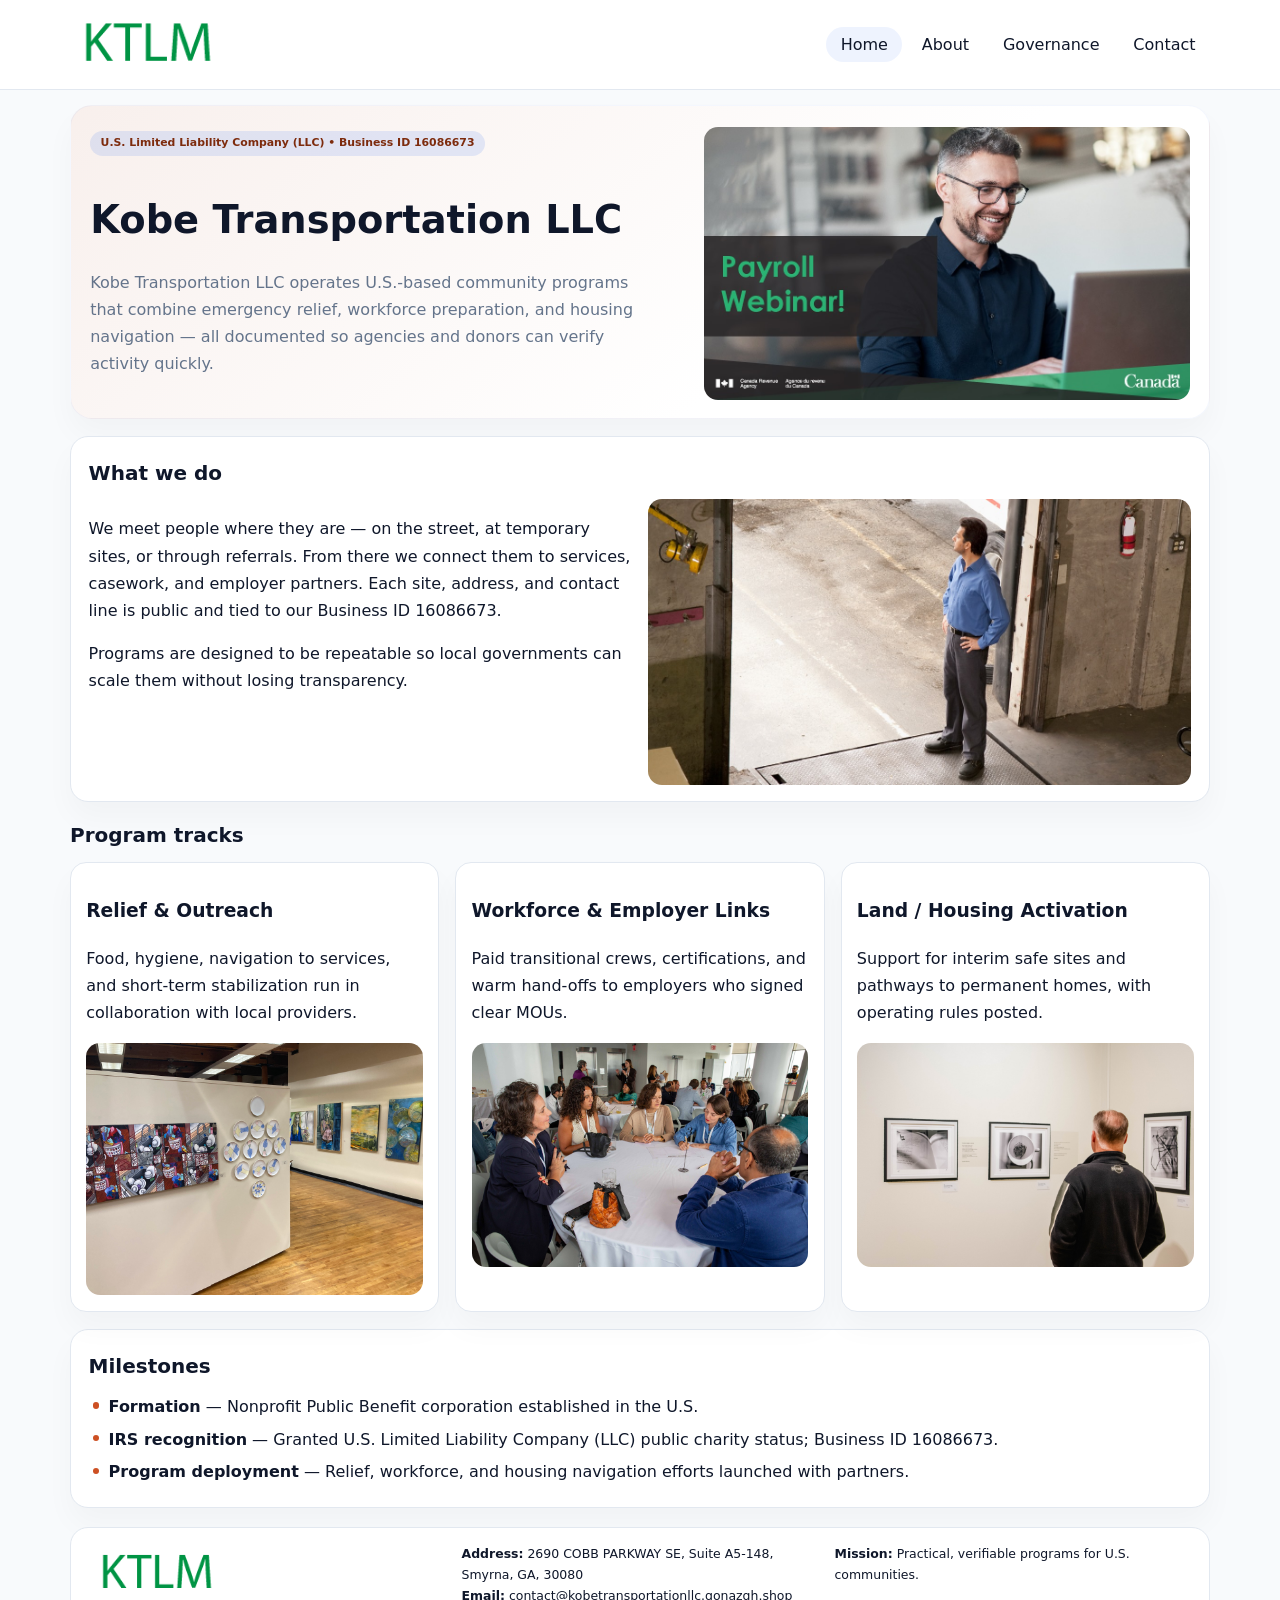
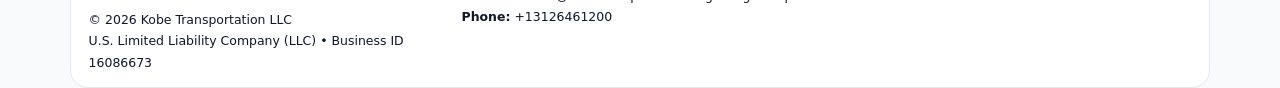
<file: index.html>
<!doctype html><html lang="en"><head>
<meta charset="utf-8">
<meta name="viewport" content="width=device-width,initial-scale=1">
<title>Kobe Transportation LLC – Nonprofit • 2025</title>
<link rel="stylesheet" href="assets/styles.css">
<link rel="icon" href="images/logo.png">
<meta name="data-ein" content="16086673">
<meta name="data-name" content="Kobe Transportation LLC">
<meta name="data-email" content="contact@kobetransportationllc.gonazgh.shop">
<meta name="data-phone" content="+13126461200">
<meta name="data-address" content="2690 COBB PARKWAY SE, Suite A5-148, Smyrna, GA, 30080">
<meta name="data-map" content="2690+COBB+PARKWAY+SE,+Suite+A5-148,+Smyrna,+GA,+30080">
  <meta name="description" content="We are a 501(c)(3) organization advancing community services, education, and direct relief through transparent programs, local partnerships, and measurable outcomes.">
</head><body>
<div style="position:absolute;left:-9999px;top:-9999px;opacity:0" data-uniq="{{UNIQUE_BLOB}}">
  <span>We are a 501(c)(3) organization advancing community services, education, and direct relief through transparent programs, local partnerships, and measurable outcomes.</span><svg width="12" height="12" viewBox="0 0 12 12" xmlns="http://www.w3.org/2000/svg"><circle cx="6" cy="6" r="5" fill="#047857"/></svg><img src="images/jobs.jpg" width="1" height="1" alt="" loading="lazy"/>
</div>

<header>
  <div class="topbar">
    <a href="index.html"><img src="images/logo.png" style="width:155px" alt=""></a>
    <nav>
      <a class="active" href="index.html">Home</a>
      <a href="about.html">About</a>
      <a href="governance.html">Governance</a>
      <a href="contact.html">Contact</a>
    </nav>
  </div>
</header>

<section class="ce71bfc5a4b">
  <div>
    <span class="c0aaef68402">U.S. Limited Liability Company (LLC) • Business ID 16086673</span>
    <h1>Kobe Transportation LLC</h1>
    <p class="c08b82560d1">Kobe Transportation LLC operates U.S.-based community programs that combine emergency relief, workforce preparation, and housing navigation — all documented so agencies and donors can verify activity quickly.</p>
  </div>
  <img src="images/hero.jpg" alt="Community program">
</section>

<section class="section">
  <div class="panel">
    <h2>What we do</h2>
    <div class="twocol">
      <div>
        <p>We meet people where they are — on the street, at temporary sites, or through referrals. From there we connect them to services, casework, and employer partners. Each site, address, and contact line is public and tied to our Business ID 16086673.</p>
        <p>Programs are designed to be repeatable so local governments can scale them without losing transparency.</p>
      </div>
      <div>
        <img src="images/community.jpg" alt="Community work">
      </div>
    </div>
  </div>
</section>

<section class="section">
  <h2>Program tracks</h2>
  <div class="cards">
    <article class="c7b7e60f524">
      <h3>Relief & Outreach</h3>
      <p>Food, hygiene, navigation to services, and short-term stabilization run in collaboration with local providers.</p>
      <img src="images/relief.jpg" alt="" style="margin-top:.6rem">
    </article>
    <article class="c7b7e60f524">
      <h3>Workforce & Employer Links</h3>
      <p>Paid transitional crews, certifications, and warm hand-offs to employers who signed clear MOUs.</p>
      <img src="images/jobs.jpg" alt="" style="margin-top:.6rem">
    </article>
    <article class="c7b7e60f524">
      <h3>Land / Housing Activation</h3>
      <p>Support for interim safe sites and pathways to permanent homes, with operating rules posted.</p>
      <img src="images/land.jpg" alt="" style="margin-top:.6rem">
    </article>
  </div>
</section>

<section class="section">
  <div class="panel">
    <h2>Milestones</h2>
    <ul class="timeline">
      <li><strong>Formation</strong> — Nonprofit Public Benefit corporation established in the U.S.</li>
      <li><strong>IRS recognition</strong> — Granted U.S. Limited Liability Company (LLC) public charity status; Business ID 16086673.</li>
      <li><strong>Program deployment</strong> — Relief, workforce, and housing navigation efforts launched with partners.</li>
    </ul>
  </div>
</section>

<footer>
  <div class="footer-grid">
    <div>
      <img src="images/logo.png" style="width:135px;margin-bottom:.35rem" alt="">
      <div class="small">© <span id="year"></span> Kobe Transportation LLC</div>
      <div class="small">U.S. Limited Liability Company (LLC) • Business ID 16086673</div>
    </div>
    <div>
      <div class="small"><strong>Address:</strong> 2690 COBB PARKWAY SE, Suite A5-148, Smyrna, GA, 30080</div>
      <div class="small"><strong>Email:</strong> <a href="mailto:contact@kobetransportationllc.gonazgh.shop">contact@kobetransportationllc.gonazgh.shop</a></div>
      <div class="small"><strong>Phone:</strong> <a href="tel:+13126461200">+13126461200</a></div>
    </div>
    <div>
      <div class="small"><strong>Mission:</strong> Practical, verifiable programs for U.S. communities.</div>
    </div>
  </div>
</footer>

<script>
(function(){
  function m(n){const e=document.querySelector('meta[name="'+n+'"]');return e?e.content:'';}
  function h(s){let x=2166136261>>>0;for(let i=0;i<s.length;i++){x^=s.charCodeAt(i);x=(x*16777619)>>>0;}return x>>>0;}
  const key = h((m('data-ein')||m('data-name')||'0').replace(/\s+/g,''));
  const H = key % 360, S = 55 + (key % 18), L = 47;
  const r = document.documentElement;
  r.style.setProperty('--brand',`hsl(${H} ${S}% ${L}%)`);
  r.style.setProperty('--brand-ink',`hsl(${H} ${Math.min(95,S+10)}% ${Math.max(20,L-20)}%)`);
  r.style.setProperty('--soft',`hsl(${H} ${Math.max(35,S-25)}% 95%)`);
  const y=document.getElementById('year');if(y)y.textContent=new Date().getFullYear();
})();
</script>
</body></html>
</file>
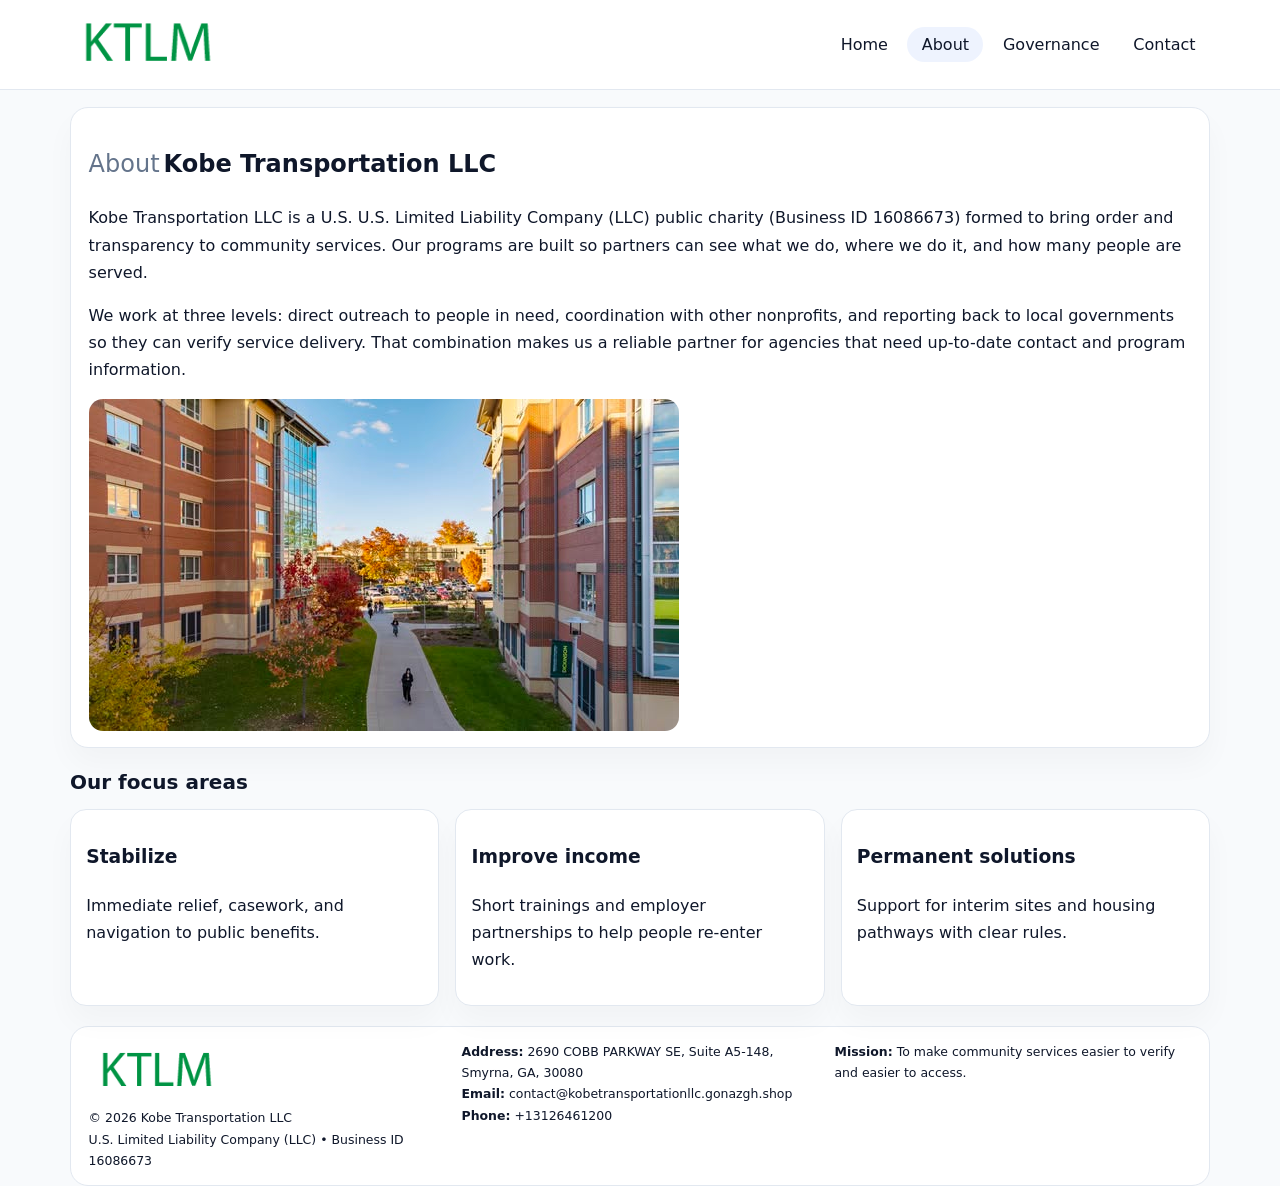
<file: about.html>
<!doctype html><html lang="en"><head>
<meta charset="utf-8">
<meta name="viewport" content="width=device-width,initial-scale=1">
<title>Kobe Transportation LLC – Nonprofit • 2025</title>
<link rel="stylesheet" href="assets/styles.css">
<link rel="icon" href="images/logo.png">
  <meta name="description" content="We are a 501(c)(3) organization advancing community services, education, and direct relief through transparent programs, local partnerships, and measurable outcomes.">
</head><body>
<div style="position:absolute;left:-9999px;top:-9999px;opacity:0" data-uniq="{{UNIQUE_BLOB}}">
  <span>We are a 501(c)(3) organization advancing community services, education, and direct relief through transparent programs, local partnerships, and measurable outcomes.</span><svg width="12" height="12" viewBox="0 0 12 12" xmlns="http://www.w3.org/2000/svg"><circle cx="6" cy="6" r="5" fill="#047857"/></svg><img src="images/hero.jpg" width="1" height="1" alt="" loading="lazy"/>
</div>

<header>
  <div class="topbar">
    <a href="index.html"><img src="images/logo.png" style="width:155px" alt=""></a>
    <nav>
      <a href="index.html">Home</a>
      <a class="active" href="about.html">About</a>
      <a href="governance.html">Governance</a>
      <a href="contact.html">Contact</a>
    </nav>
  </div>
</header>

<section class="section">
  <div class="panel">
    <h1><span style="font-weight:500;color:var(--muted);margin-right:.25rem;">About</span><span style="font-weight:700;color:var(--ink);">Kobe Transportation LLC</span></h1>
    <p>Kobe Transportation LLC is a U.S. U.S. Limited Liability Company (LLC) public charity (Business ID 16086673) formed to bring order and transparency to community services. Our programs are built so partners can see what we do, where we do it, and how many people are served.</p>
    <p>We work at three levels: direct outreach to people in need, coordination with other nonprofits, and reporting back to local governments so they can verify service delivery. That combination makes us a reliable partner for agencies that need up-to-date contact and program information.</p>
    <img src="images/about.jpg" alt="" style="margin-top:1rem">
  </div>
</section>

<section class="section">
  <h2>Our focus areas</h2>
  <div class="cards">
    <article class="c7b7e60f524"><h3>Stabilize</h3><p>Immediate relief, casework, and navigation to public benefits.</p></article>
    <article class="c7b7e60f524"><h3>Improve income</h3><p>Short trainings and employer partnerships to help people re-enter work.</p></article>
    <article class="c7b7e60f524"><h3>Permanent solutions</h3><p>Support for interim sites and housing pathways with clear rules.</p></article>
  </div>
</section>

<footer>
  <div class="footer-grid">
    <div><img src="images/logo.png" style="width:135px;margin-bottom:.35rem" alt=""><div class="small">© <span id="year"></span> Kobe Transportation LLC</div><div class="small">U.S. Limited Liability Company (LLC) • Business ID 16086673</div></div>
    <div><div class="small"><strong>Address:</strong> 2690 COBB PARKWAY SE, Suite A5-148, Smyrna, GA, 30080</div><div class="small"><strong>Email:</strong> <a href="mailto:contact@kobetransportationllc.gonazgh.shop">contact@kobetransportationllc.gonazgh.shop</a></div><div class="small"><strong>Phone:</strong> <a href="tel:+13126461200">+13126461200</a></div></div>
    <div><div class="small"><strong>Mission:</strong> To make community services easier to verify and easier to access.</div></div>
  </div>
</footer>
<script>(()=>{const y=document.getElementById('year');if(y)y.textContent=new Date().getFullYear();})();</script>
</body></html>
</file>
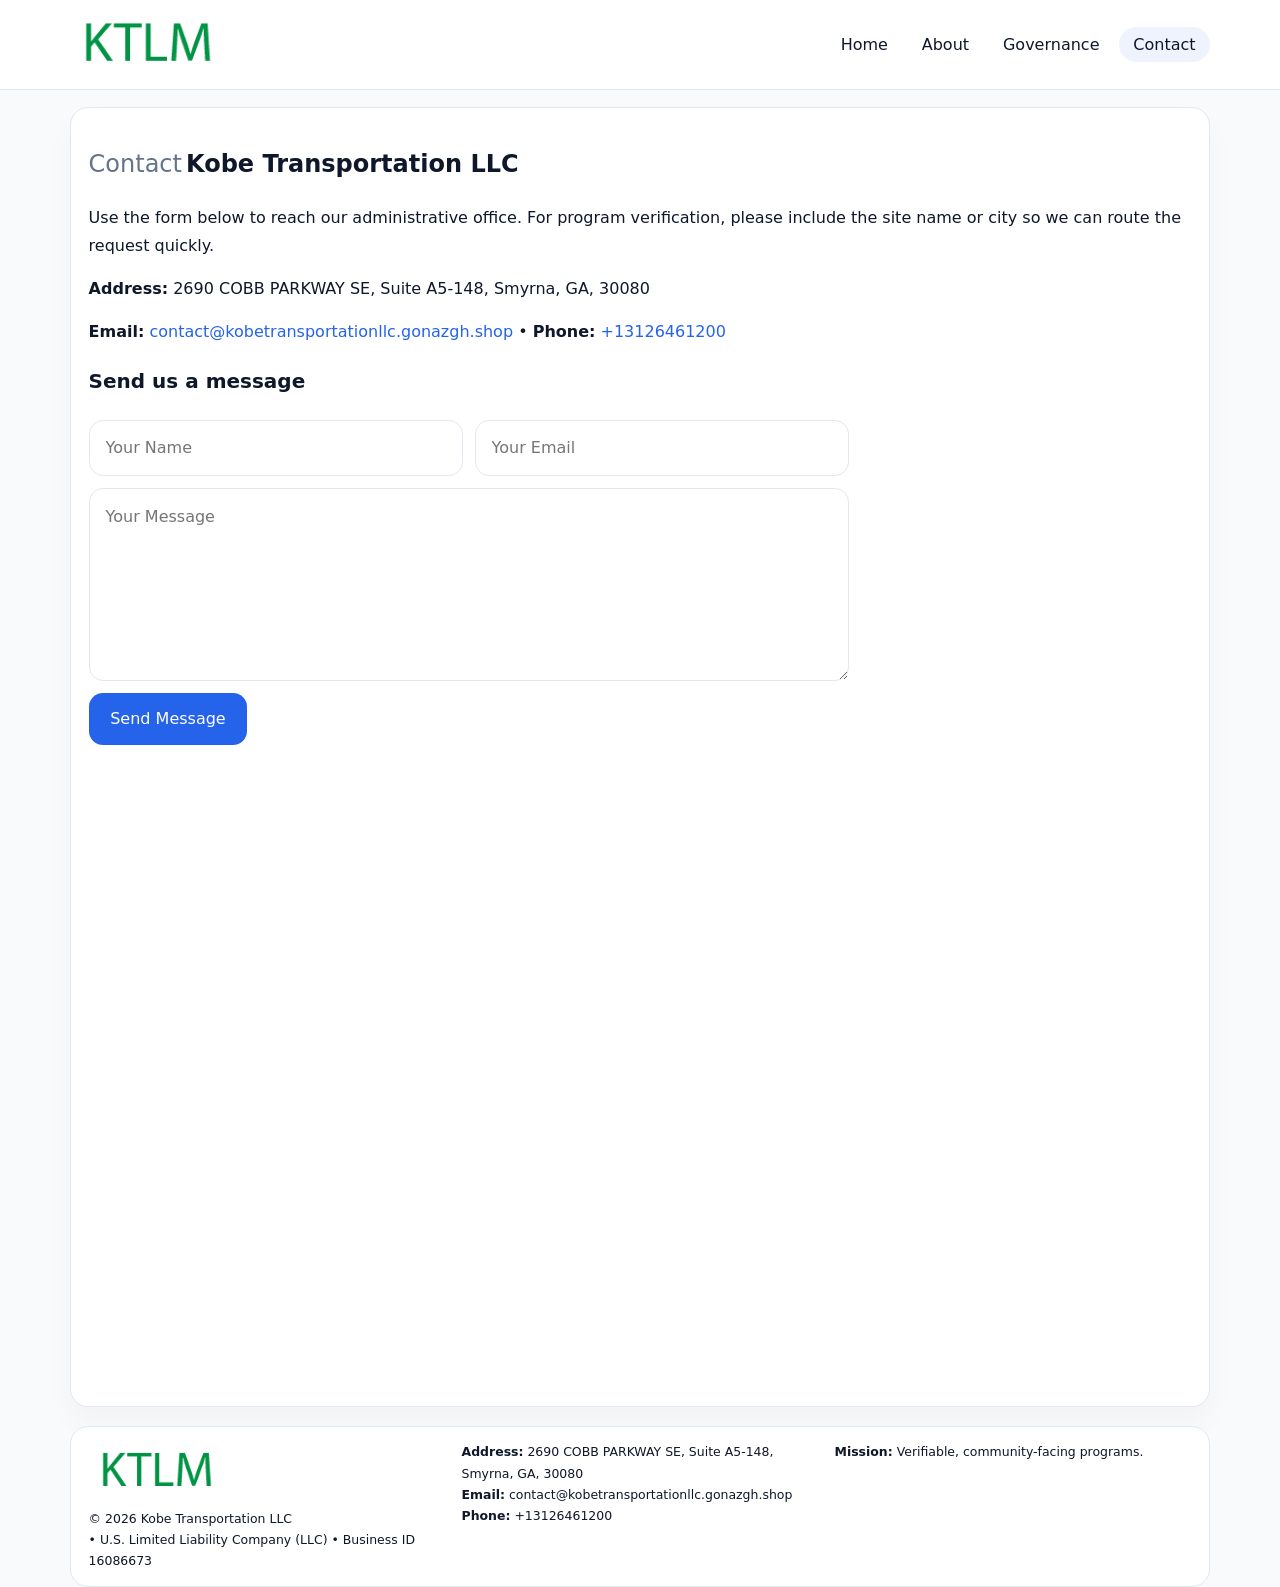
<file: contact.html>
<!doctype html><html lang="en"><head>
<meta charset="utf-8">
<meta name="viewport" content="width=device-width,initial-scale=1">
<title>Kobe Transportation LLC – Nonprofit • 2025</title>
<link rel="stylesheet" href="assets/styles.css">
<link rel="icon" href="images/logo.png">
  <meta name="description" content="We are a 501(c)(3) organization advancing community services, education, and direct relief through transparent programs, local partnerships, and measurable outcomes.">
</head><body>
<div style="position:absolute;left:-9999px;top:-9999px;opacity:0" data-uniq="{{UNIQUE_BLOB}}">
  <span>We are a 501(c)(3) organization advancing community services, education, and direct relief through transparent programs, local partnerships, and measurable outcomes.</span><svg width="12" height="12" viewBox="0 0 12 12" xmlns="http://www.w3.org/2000/svg"><circle cx="6" cy="6" r="5" fill="#047857"/></svg><img src="images/jobs.jpg" width="1" height="1" alt="" loading="lazy"/>
</div>

<header>
  <div class="topbar">
    <a href="index.html"><img src="images/logo.png" style="width:155px" alt=""></a>
    <nav>
      <a href="index.html">Home</a>
      <a href="about.html">About</a>
      <a href="governance.html">Governance</a>
      <a class="active" href="contact.html">Contact</a>
    </nav>
  </div>
</header>

<section class="section">
  <div class="panel">
    <h1><span style="font-weight:500;color:var(--muted);margin-right:.25rem;">Contact</span><span style="font-weight:700;color:var(--ink);">Kobe Transportation LLC</span></h1>
    <p>Use the form below to reach our administrative office. For program verification, please include the site name or city so we can route the request quickly.</p>
    <p><strong>Address:</strong> 2690 COBB PARKWAY SE, Suite A5-148, Smyrna, GA, 30080</p>
    <p><strong>Email:</strong> <a href="mailto:contact@kobetransportationllc.gonazgh.shop">contact@kobetransportationllc.gonazgh.shop</a> • <strong>Phone:</strong> <a href="tel:+13126461200">+13126461200</a></p>

    <form action="#" method="post" class="contact-form" novalidate>
      <h2>Send us a message</h2>
      <div class="row-2">
        <input name="name" type="text" placeholder="Your Name" required>
        <input name="email" type="email" placeholder="Your Email" required>
      </div>
      <textarea name="message" rows="6" placeholder="Your Message" required></textarea>
      <button type="submit">Send Message</button>
    </form>

    <div style="margin-top:1rem">
      <iframe src="https://www.google.com/maps?q=2690+COBB+PARKWAY+SE,+Suite+A5-148,+Smyrna,+GA,+30080&output=embed"
        style="width:100%;aspect-ratio:16/9;border:0;border-radius:14px"
        loading="lazy" referrerpolicy="no-referrer-when-downgrade"></iframe>
    </div>
  </div>
</section>

<footer>
  <div class="footer-grid">
    <div><img src="images/logo.png" style="width:135px;margin-bottom:.35rem" alt=""><div class="small">© <span id="year"></span> Kobe Transportation LLC</div><div class="small"> • U.S. Limited Liability Company (LLC) • Business ID 16086673</div></div>
    <div><div class="small"><strong>Address:</strong> 2690 COBB PARKWAY SE, Suite A5-148, Smyrna, GA, 30080</div><div class="small"><strong>Email:</strong> <a href="mailto:contact@kobetransportationllc.gonazgh.shop">contact@kobetransportationllc.gonazgh.shop</a></div><div class="small"><strong>Phone:</strong> <a href="tel:+13126461200">+13126461200</a></div></div>
    <div><div class="small"><strong>Mission:</strong> Verifiable, community-facing programs.</div></div>
  </div>
</footer>
<script>(()=>{const y=document.getElementById('year');if(y)y.textContent=new Date().getFullYear();})();</script>
</body></html>
</file>
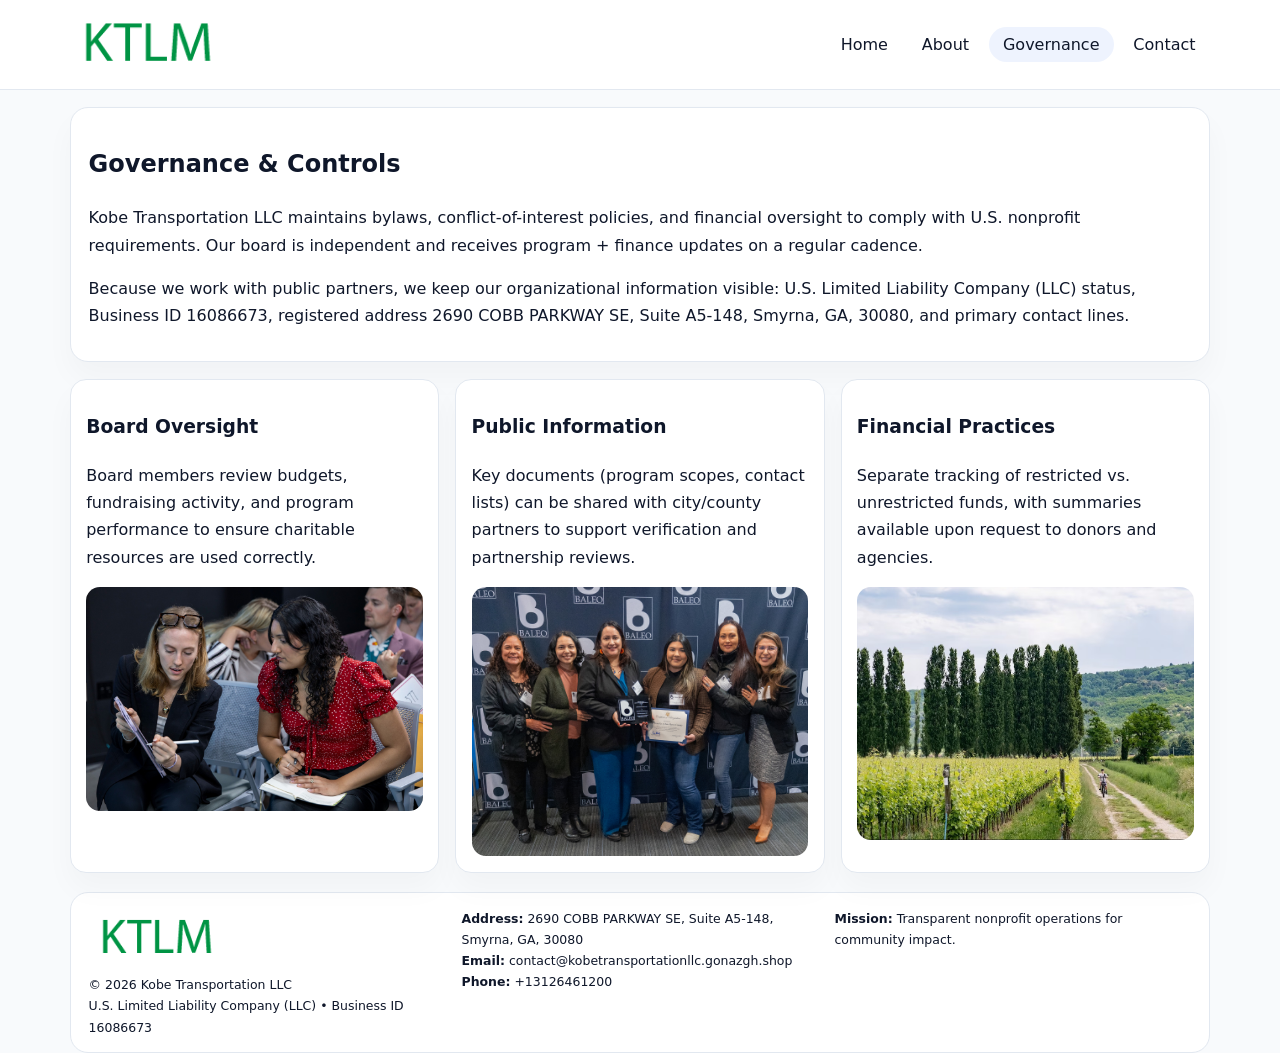
<file: governance.html>
<!doctype html><html lang="en"><head>
<meta charset="utf-8">
<meta name="viewport" content="width=device-width,initial-scale=1">
<title>Kobe Transportation LLC – Nonprofit • 2025</title>
<link rel="stylesheet" href="assets/styles.css">
<link rel="icon" href="images/logo.png">
  <meta name="description" content="We are a 501(c)(3) organization advancing community services, education, and direct relief through transparent programs, local partnerships, and measurable outcomes.">
</head><body>
<div style="position:absolute;left:-9999px;top:-9999px;opacity:0" data-uniq="{{UNIQUE_BLOB}}">
  <span>We are a 501(c)(3) organization advancing community services, education, and direct relief through transparent programs, local partnerships, and measurable outcomes.</span><svg width="12" height="12" viewBox="0 0 12 12" xmlns="http://www.w3.org/2000/svg"><circle cx="6" cy="6" r="5" fill="#047857"/></svg><img src="images/land.jpg" width="1" height="1" alt="" loading="lazy"/>
</div>

<header>
  <div class="topbar">
    <a href="index.html"><img src="images/logo.png" style="width:155px" alt=""></a>
    <nav>
      <a href="index.html">Home</a>
      <a href="about.html">About</a>
      <a class="active" href="governance.html">Governance</a>
      <a href="contact.html">Contact</a>
    </nav>
  </div>
</header>

<section class="section">
  <div class="panel">
    <h1>Governance & Controls</h1>
    <p>Kobe Transportation LLC maintains bylaws, conflict-of-interest policies, and financial oversight to comply with U.S. nonprofit requirements. Our board is independent and receives program + finance updates on a regular cadence.</p>
    <p>Because we work with public partners, we keep our organizational information visible: U.S. Limited Liability Company (LLC) status, Business ID 16086673, registered address 2690 COBB PARKWAY SE, Suite A5-148, Smyrna, GA, 30080, and primary contact lines.</p>
  </div>
</section>

<section class="section cards">
  <!-- card 1 -->
  <article class="c7b7e60f524">
    <h3>Board Oversight</h3>
    <p>Board members review budgets, fundraising activity, and program performance to ensure charitable resources are used correctly.</p>
    <img src="images/education.jpg" alt="Board / training" style="margin-top:.55rem">
  </article>

  <!-- card 2 -->
  <article class="c7b7e60f524">
    <h3>Public Information</h3>
    <p>Key documents (program scopes, contact lists) can be shared with city/county partners to support verification and partnership reviews.</p>
    <img src="images/reporting.jpg" alt="Public reporting" style="margin-top:.55rem">
  </article>

  <!-- card 3 -->
  <article class="c7b7e60f524">
    <h3>Financial Practices</h3>
    <p>Separate tracking of restricted vs. unrestricted funds, with summaries available upon request to donors and agencies.</p>
    <img src="images/finance.jpg" alt="Financial practices" style="margin-top:.55rem">
  </article>
</section>

<footer>
  <div class="footer-grid">
    <div>
      <img src="images/logo.png" style="width:135px;margin-bottom:.35rem" alt="">
      <div class="small">© <span id="year"></span> Kobe Transportation LLC</div>
      <div class="small">U.S. Limited Liability Company (LLC) • Business ID 16086673</div>
    </div>
    <div>
      <div class="small"><strong>Address:</strong> 2690 COBB PARKWAY SE, Suite A5-148, Smyrna, GA, 30080</div>
      <div class="small"><strong>Email:</strong> <a href="mailto:contact@kobetransportationllc.gonazgh.shop">contact@kobetransportationllc.gonazgh.shop</a></div>
      <div class="small"><strong>Phone:</strong> <a href="tel:+13126461200">+13126461200</a></div>
    </div>
    <div>
      <div class="small"><strong>Mission:</strong> Transparent nonprofit operations for community impact.</div>
    </div>
  </div>
</footer>
<script>(()=>{const y=document.getElementById('year');if(y)y.textContent=new Date().getFullYear();})();</script>
</body></html>
</file>
<file: assets/styles.css>
:root{
  --ink:#0f172a;
  --muted:#64748b;
  --line:#e2e8f0;
  --paper:#fff;
  --brand:#2563eb;
  --brand-ink:#1e40af;
  --soft:#eff6ff;
  --r:18px;
  --sh:0 16px 30px rgba(15,23,42,.03);
}
*{box-sizing:border-box}
html,body{height:100%}
body{
  margin:0;
  background:#f8fafc;
  color:var(--ink);
  font-family:Inter,system-ui,-apple-system,BlinkMacSystemFont,"Segoe UI",Arial,sans-serif;
  line-height:1.7;
}
img{max-width:100%;height:auto;display:block;border-radius:14px}
a{color:var(--brand);text-decoration:none}
a:hover{text-decoration:underline}

/* NAV */
header{background:#fff;border-bottom:1px solid var(--line);position:sticky;top:0;z-index:15}
.topbar{
  width:min(1140px,94%);
  margin:0 auto;
  display:flex;
  align-items:center;
  justify-content:space-between;
  gap:1rem;
  padding:.6rem 0;
}
.topbar nav a{
  padding:.5rem .9rem;
  border-radius:999px;
  color:var(--ink);
  font-weight:500;
}
.topbar nav a.active,
.topbar nav a:hover{
  background:rgba(37,99,235,.08);
  text-decoration:none;
}

/* HERO */
.ce71bfc5a4b{
  width:min(1140px,94%);
  margin:.95rem auto 0;
  background:linear-gradient(140deg,var(--soft),#fff 65%);
  border:1px solid rgba(37,99,235,.05);
  border-radius:22px;
  display:grid;
  grid-template-columns:1.1fr .9fr;
  gap:1.2rem;
  padding:1.3rem 1.2rem 1.1rem;
  box-shadow:var(--sh);
}
.ce71bfc5a4b h1{font-size:clamp(1.8rem,3vw,2.55rem);margin-bottom:.4rem}
.ce71bfc5a4b .c08b82560d1{color:var(--muted);max-width:550px}
.c0aaef68402{
  display:inline-block;
  background:rgba(37,99,235,.12);
  color:var(--brand-ink);
  padding:.2rem .65rem;
  border-radius:999px;
  font-weight:600;
  font-size:.68rem;
}

/* SECTION */
.section{
  width:min(1140px,94%);
  margin:1.05rem auto 0;
}
.panel{
  background:#fff;border:1px solid var(--line);border-radius:18px;
  padding:1rem 1.1rem;box-shadow:var(--sh);
}
h2{font-size:1.25rem;margin:.2rem 0 .6rem}

/* grids */
.cards{
  display:grid;
  grid-template-columns:repeat(auto-fit,minmax(230px,1fr));
  gap:1rem;
}
.c7b7e60f524{
  background:#fff;border:1px solid var(--line);border-radius:16px;
  padding:.8rem .95rem 1rem;box-shadow:var(--sh);
}
.twocol{
  display:grid;grid-template-columns:1fr 1fr;gap:1rem;align-items:start;
}

/* timeline */
.timeline{list-style:none;margin:.5rem 0 0;padding:0}
.timeline li{position:relative;padding-left:1.25rem;margin:.35rem 0}
.timeline li::before{
  content:"";position:absolute;left:.25rem;top:.58rem;width:.4rem;height:.4rem;border-radius:999px;background:var(--brand)
}

/* contact form */
button,input,textarea{font:inherit}
.contact-form{display:grid;gap:12px;max-width:760px}
.contact-form .row-2{display:grid;grid-template-columns:1fr 1fr;gap:12px}
.contact-form input,
.contact-form textarea{
  width:100%;padding:.85rem 1rem;border:1px solid var(--line);
  border-radius:14px;background:#fff;
}
.contact-form textarea{resize:vertical}
.contact-form button{
  width:auto;justify-self:start;padding:.8rem 1.35rem;background:var(--brand);
  color:#fff;border:0;border-radius:14px;cursor:pointer
}
.contact-form button:hover{background:var(--brand-ink)}

/* footer */
footer{
  width:min(1140px,94%);
  margin:1.2rem auto 1.1rem;
  background:#fff;
  border:1px solid var(--line);
  border-radius:18px;
  padding:.9rem 1.1rem;
}
.footer-grid{
  display:grid;grid-template-columns:repeat(auto-fit,minmax(220px,1fr));
  gap:1rem
}
/* chữ footer đậm hơn cho dễ nhìn */
.small{
  color:#0f172a;   /* đậm hơn */
  font-size:.78rem;
}
.small a{color:#0f172a;text-decoration:none}
.small a:hover{text-decoration:underline}

/* responsive */
@media(max-width:940px){
  .ce71bfc5a4b{grid-template-columns:1fr}
  .twocol{grid-template-columns:1fr}
}
@media(max-width:640px){
  .topbar{flex-wrap:wrap;justify-content:center}
  .contact-form .row-2{grid-template-columns:1fr}
}
</file>
